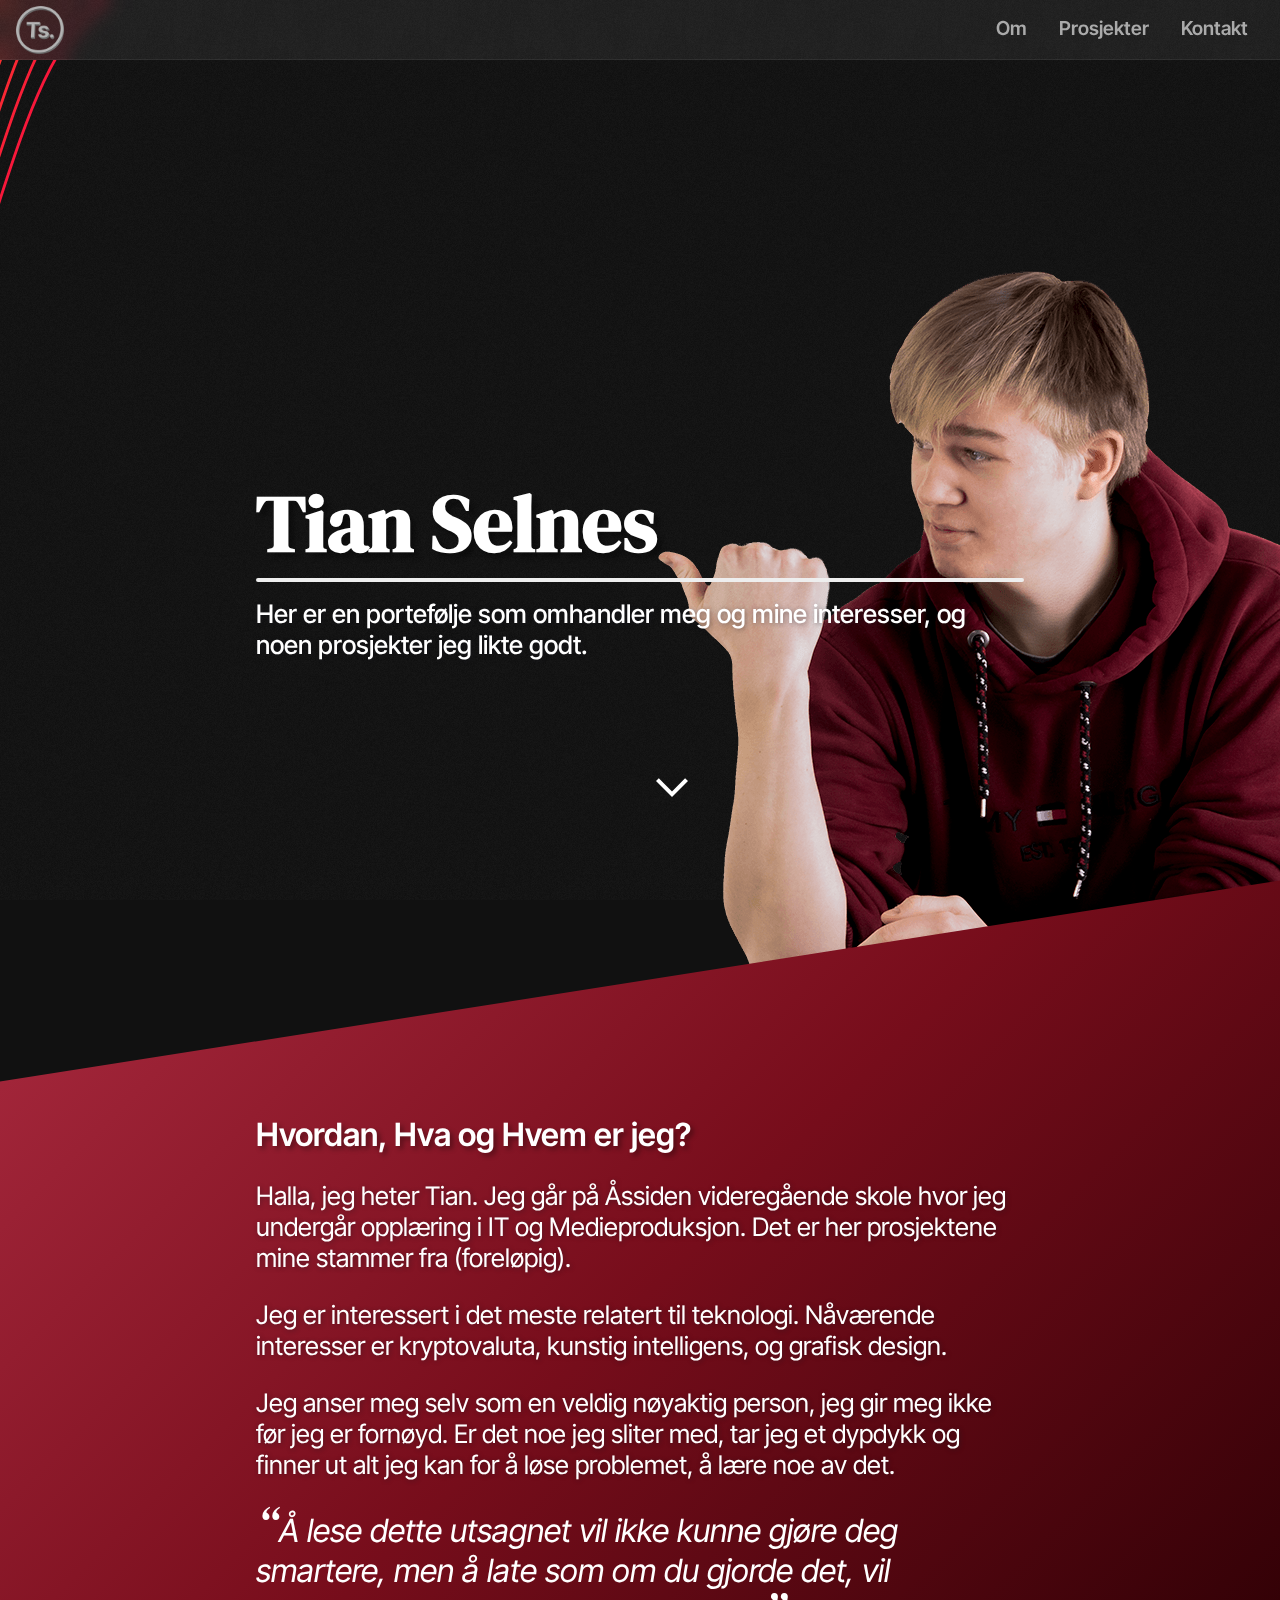
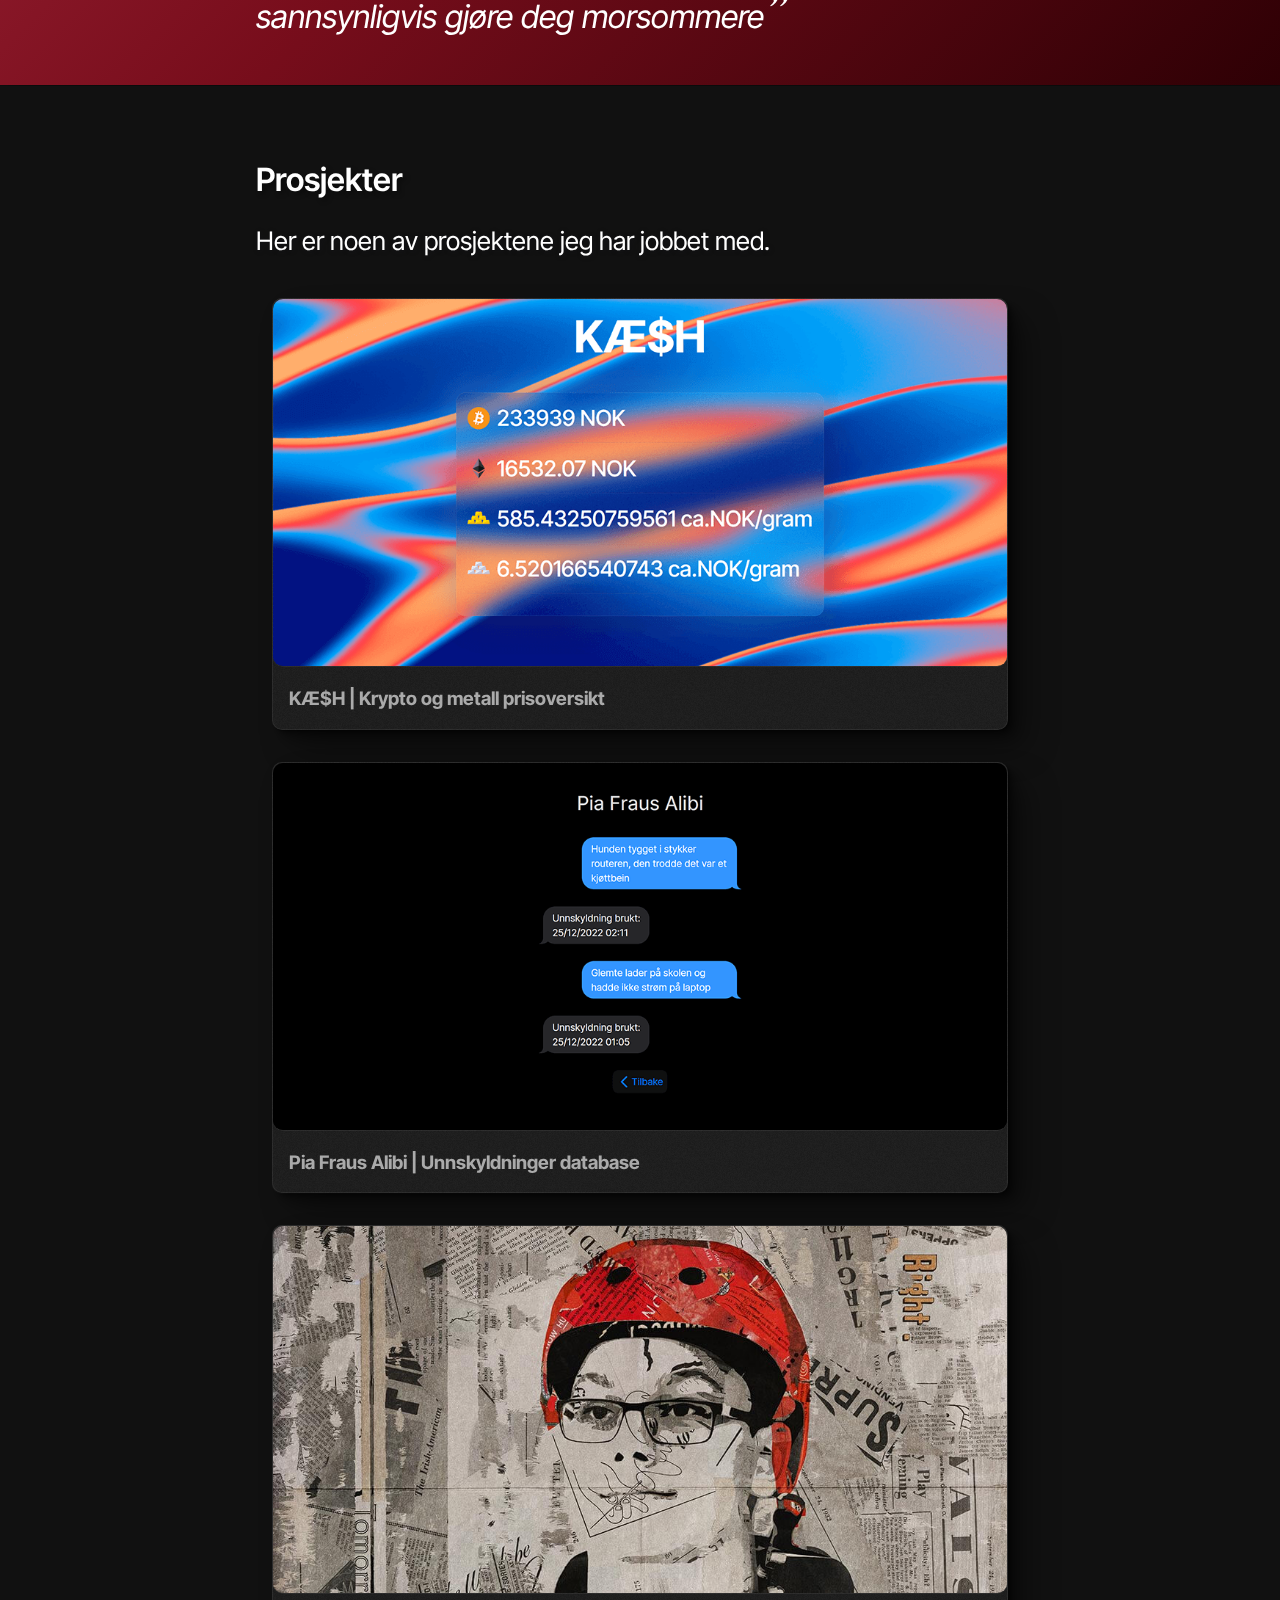
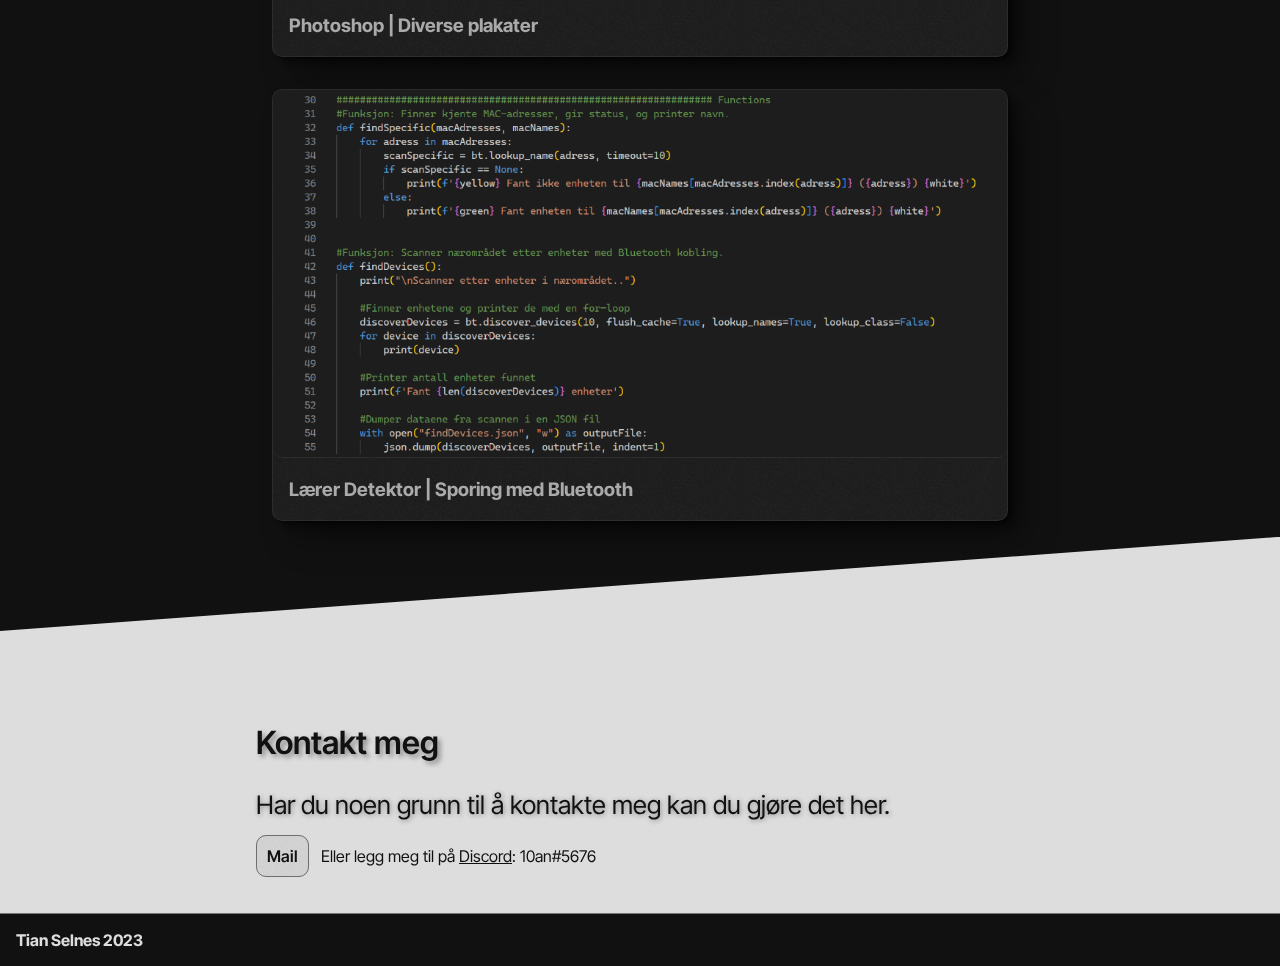
<file: index.html>
<!DOCTYPE html>
<html lang="en">
  <head>
    <meta charset="UTF-8" />
    <meta http-equiv="X-UA-Compatible" content="IE=edge" />
    <meta name="viewport" content="width=device-width, initial-scale=1.0" />
    <link rel="stylesheet" href="styles.css" />

    <!-- fonts -->
    <link rel="preconnect" href="https://fonts.googleapis.com">
    <link rel="preconnect" href="https://fonts.gstatic.com" crossorigin>
    <link href="https://fonts.googleapis.com/css2?family=DM+Serif+Display&family=Inter+Tight:wght@100..900&display=swap" rel="stylesheet">

    <link rel="shortcut icon" href="images/logo.png" type="image/x-icon">
    <title>Portefølje</title>
  </head>
  <body>
    <header>
      <div>
        <a href="#"><img src="images/logo.png" alt="Ts." class="logo" /></a>
      </div>
      <nav>
        <ul>
          <li><a href="#Hvordan, Hva og Hvem er jeg?">Om</a></li>
          <li><a href="#Prosjekter">Prosjekter</a></li>
          <li><a href="#Kontakt Meg!">Kontakt</a></li>
        </ul>
      </nav>
    </header>
      <img src="images/nuBlob.svg" alt="" class="spinner" />
    <main>
      <section class="introSection">
        <div class="sectionContent greeting">
          <h1>Tian Selnes</h1>
          <hr>
          <p id="informatium">
            Her er en portefølje som omhandler meg og mine interesser, og noen prosjekter jeg likte godt.
          </p>
          <img src="images/portrett.png" alt="" class="portrett" />
          <div>
            <!-- <a href="" class="hyperlink">Lorem</a>
            <a href="" class="hyperlink">Ipsum</a>
            <a href="" class="hyperlink">Sit Dolor</a> -->
          </div>
        </div>
        <a href="#Hvordan, Hva og Hvem er jeg?" class="arrow"><img src="images/expand.svg" alt="\/"></a>
      </section>
      <section class="aboutSection" id="Hvordan, Hva og Hvem er jeg?">
        <div class="sectionContent">
          <h2>Hvordan, Hva og Hvem er jeg?</h2>
          <p>
            Halla, jeg heter Tian. Jeg går på Åssiden videregående skole hvor jeg undergår opplæring i IT og Medieproduksjon. Det er her prosjektene mine stammer  fra (foreløpig).
          </p>
          <p>
            Jeg er interessert i det meste relatert til teknologi. Nåværende interesser er kryptovaluta, kunstig intelligens, og grafisk design.
          </p>
          <p>
            Jeg anser meg selv som en veldig nøyaktig person, jeg gir meg ikke før jeg er fornøyd. Er det noe jeg sliter med, tar jeg et dypdykk og finner ut alt jeg kan for å løse problemet, å lære noe av det.
          </p>
          <cite><span id="quote">“</span>Å lese dette utsagnet vil ikke kunne gjøre deg smartere, men å late som om du gjorde det, vil sannsynligvis gjøre deg morsommere<span id="quote">”</span></cite>
        </div>
      </section>
      <section class="projectsSection" id="Prosjekter">
        <div class="sectionContent">
          <h2>Prosjekter</h2>
          <p>Her er noen av prosjektene jeg har jobbet med.</p>
          <div class="cards">
            <a href="" class="cardContainer">
              <div class="card">
                <img
                src="images/projects/invest.png"
                alt="Side med oversikt over kryptovaluta og metaller"
                class="cardImage"
                />
                <h3>KÆ$H | Krypto og metall prisoversikt</h3>
              </div>
            </a>
            <a href="" class="cardContainer">
              <div class="card">
                <img
                src="images/projects/unnskyldninger.png"
                alt="Side med unnskyldninger til enhver tid"
                class="cardImage"
                />
                <h3>Pia Fraus Alibi | Unnskyldninger database</h3>
              </div>
            </a>
            <a href="" class="cardContainer">
              <div class="card">
                <img
                src="images/projects/plakat.jpg"
                alt="Plakat"
                class="cardImage"
                />
                <h3>Photoshop | Diverse plakater</h3>
              </div>
            </a>
            <a href="" class="cardContainer">
              <div class="card">
                <img
                  src="images/projects/bluetooth.png"
                  alt="Side med oversikt over kryptovaluta og metaller"
                  class="cardImage"
                />
                <h3>Lærer Detektor | Sporing med Bluetooth</h3>
              </div>
            </a>
          </div>
        </div>
      </section>
      <section class="contactSection" id="Kontakt Meg!">
        <div class="sectionContent">
          <h2>Kontakt meg</h2>
          <p>
            Har du noen grunn til å kontakte meg kan du gjøre det her.
          </p>
          <a href="mailto:tianselnes06@gmail.com" class="hyperlink">Mail</a>
          Eller legg meg til på <a href="https://discord.com/" id="contactDiscord">Discord</a>: 10an#5676
        </div>
      </section>
      <footer>
        Tian Selnes 2023
      </footer>
    </main>
  </body>
</html>
</file>
<file: styles.css>
html,
* {
  box-sizing: border-box;
}

:root {
  --clippingAngleWide: polygon(0 25%, 100% 0, 100% 100%, 0% 100%);
  --clippingAngleNarrow: polygon(0 10%, 100% 0, 100% 100%, 0% 100%);

  --shadow-color: 0deg 0% 0%;
  --shadow-elevation-low:
    1px 1px 1.6px hsl(var(--shadow-color) / 0.34),
    1.7px 1.7px 2.7px -1.2px hsl(var(--shadow-color) / 0.34),
    4px 4px 6.4px -2.5px hsl(var(--shadow-color) / 0.34);
  --shadow-elevation-medium:
    1px 1px 1.6px hsl(var(--shadow-color) / 0.36),
    3.3px 3.3px 5.3px -0.8px hsl(var(--shadow-color) / 0.36),
    8.2px 8.2px 13px -1.7px hsl(var(--shadow-color) / 0.36),
    20px 20px 31.8px -2.5px hsl(var(--shadow-color) / 0.36);
  --shadow-elevation-high:
    1px 1px 1.6px hsl(var(--shadow-color) / 0.34),
    5.8px 5.8px 9.2px -0.4px hsl(var(--shadow-color) / 0.34),
    10.9px 10.9px 17.3px -0.7px hsl(var(--shadow-color) / 0.34),
    17.9px 17.9px 28.5px -1.1px hsl(var(--shadow-color) / 0.34),
    28.6px 28.6px 45.5px -1.4px hsl(var(--shadow-color) / 0.34),
    44.7px 44.7px 71.1px -1.8px hsl(var(--shadow-color) / 0.34),
    67.9px 67.9px 108px -2.1px hsl(var(--shadow-color) / 0.34),
    100px 100px 159.1px -2.5px hsl(var(--shadow-color) / 0.34);
}

/* -------------------------general------------------------- */
body {
  font-family: "Inter Tight", sans-serif;

  margin: 0;
  color: #fff;

  overflow-x: hidden;
  
  background-color: #111;
  background-image: url(images/noise.png);
  background-size: auto, cover;
  background-attachment: fixed;
}

.sectionContent {
  width: 60%;
  margin: auto;
  padding-top: 3rem;
  padding-bottom: 3rem;
}


p {
  font-size: 1.6rem;
  font-weight: 400;
  
  text-shadow: 1px 1px 5px #1515206b;
}

h1 {
  font-size: 5rem;
  font-family: "DM Serif Display", serif;
  font-weight: bold;
  margin: 0;
  text-shadow: 5px 5px 5px #00000060;
}
h2 {
  font-size: 2rem;
  font-weight: 600;
  
  text-shadow: 3px 3px 5px #00000060;
}

a {
  color: #aaa;
  text-decoration: none;
  transition: 250ms ease;
}
a:hover {
  text-shadow: 0 0 0.2rem #ffffff7a;
  color: #ddd;
  transition: 250ms ease;
  
}

.hyperlink {
  font-weight: 600;
  color: #ddd;

  background-image: url(images/noise.png);
  background-color: transparent;
  backdrop-filter: blur(10px) contrast(90%);

  border: 1px solid #fff1;
  border-radius: 10px;
  
  padding: 10px;
  margin-right: 0.5rem;
}

cite {
  line-height: 2.5rem;
  font-size: 2rem;
}
#quote {
  font-family: "DM Serif Display";
  font-size: 3rem;
}

hr {
  margin: 0;
  width: 100%;
  border: 2px solid #eee;
  border-radius: 2px;
}

/* -------------------------header------------------------- */
header {
  font-weight: 600;
  font-size: 1.2rem;
  display: flex;
  justify-content: space-between;
  
  border-bottom: 1px solid #fff1;
  background-image: url(images/noise.png);
  backdrop-filter: blur(10px) contrast(90%);
}
header div {
  margin-left: 1rem;
}

.logo {
  width: 3rem;
  margin-top: 0.4rem;
}
nav ul {
  margin: 1rem;
  display: flex;
  justify-content: space-between;
}
nav ul li {
  margin-left: 1rem;
  margin-right: 1rem;
  list-style: none;
}


/* -------------------------intro------------------------- */
.introSection {
height: 60vh;

}

.greeting {
  margin-top: 40vh;
  display: flex;
  flex-wrap: wrap;
  flex-direction: column;
}

.portrett {
  z-index: -1;
  position: absolute;
  left: 50%;
  top: 30%;
}

#informatium {
  margin-top: 1rem;
  margin-bottom: 3rem;
  font-weight: 500;
}

/* -----animation----- */
.arrow {
  width: 4rem;
  position: absolute;
  transform: translate(50vw);
}

@keyframes rotate {
  to {
    transform: rotate(360deg);
  }
}
.spinner {
  user-select: none;
  z-index: -1;
  position: absolute;
  top: -120vh;
  left: -110vw;
  
  animation: rotate 120s linear infinite;
}


/* -------------------------about-------------------------- */
.aboutSection {
  width: 100%;
  margin-top: -5rem;
  padding-top: 10rem;
  clip-path: var(--clippingAngleWide);


  background-image: linear-gradient(
    135deg,
    hsl(350deg 60% 42%) 0%,
    hsl(352deg 80% 26%) 50%,
    hsl(354deg 100% 9%) 100%
  );
  box-shadow: var(--shadow-elevation-medium);
}


/* -------------------------projects------------------------- */
.cards {
  display: flex;
  flex-wrap: wrap;
  justify-content: space-between;
}
.cardContainer {
  flex-grow: 1;
  width: 25rem;
  background-image: url(images/noise.png);
  background-color: transparent;
  backdrop-filter: blur(10px) contrast(90%);

  border: 1px solid #fff1;
  border-radius: 10px;
  margin: 1rem;
  box-shadow: var(--shadow-elevation-medium);
}
.cardContainer h3 {
  margin-top: 1rem;
  margin-left: 1rem;
}
.cardImage {
  border-radius: 10px;
  border-bottom: 1px solid #fff1;


  max-width: 100%;
}


/* ------------------------contact------------------------- */
.contactSection {
  background-color: #ddd;
  color: #111;
  margin-top: -3rem;
  padding-top: 7rem;
  clip-path: var(--clippingAngleWide);
}

.contactSection a {
  color: #111;
  border: 1px solid #0000007a;
}

#contactDiscord {
  border: none;
  text-decoration: underline;
}



/* ------------------------footer------------------------- */
footer {
  color: #ddd;
  background-color: #111;
  font-weight: 700;
  padding: 1rem;
}


/* ------------------------mediaQueries------------------------- */
@media (max-width: 850px) {
  .sectionContent {
    width: 90% !important;
    transition: 250ms ease;
  }
  .aboutSection {
    clip-path: var(--clippingAngleNarrow);
  }
  .contactSection {
    clip-path: var(--clippingAngleNarrow);  
    margin-top: 1rem;
  }
}
@media (prefers-reduced-motion: reduce) {
  * {
    transition: none;
  }
}
</file>
